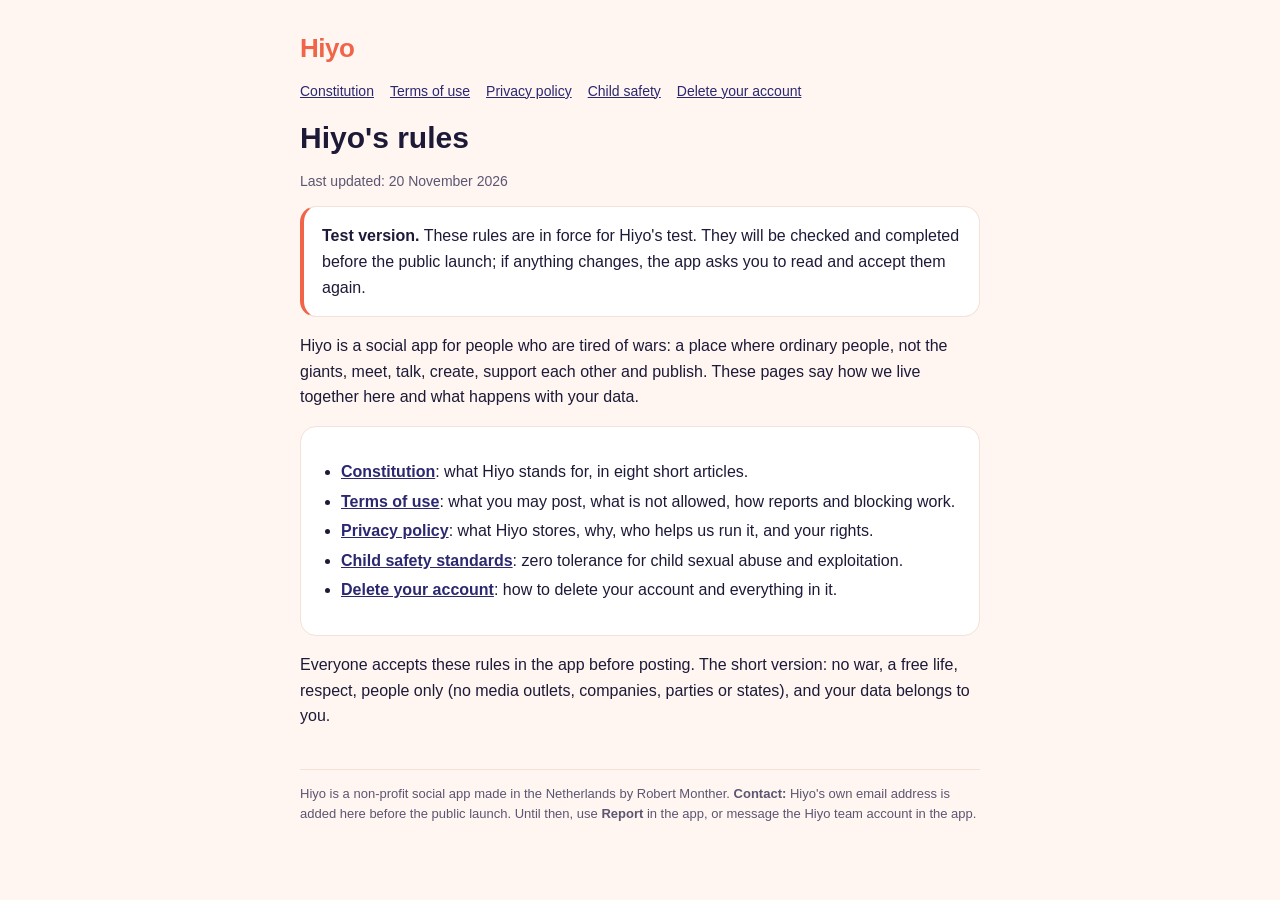
<file: legal/index.html>
<!DOCTYPE html>
<html lang="en"><head><meta charset="utf-8"><meta name="viewport" content="width=device-width, initial-scale=1">
<title>Hiyo's rules · Hiyo</title><meta name="description" content="Hiyo's rules for Hiyo, the social app for people tired of wars.">
<link rel="stylesheet" href="_style.css"></head>
<body><main>
<header><a class="home" href="../">Hiyo</a><nav class="docs"><a href="constitution.html">Constitution</a><a href="terms.html">Terms of use</a><a href="privacy.html">Privacy policy</a><a href="child-safety.html">Child safety</a><a href="delete-account.html">Delete your account</a></nav></header>
<h1>Hiyo's rules</h1>
<p class="muted">Last updated: 20 November 2026</p>

<div class="card note"><b>Test version.</b> These rules are in force for Hiyo's test. They will be checked and completed before the public launch; if anything changes, the app asks you to read and accept them again.</div>

<p>Hiyo is a social app for people who are tired of wars: a place where ordinary people, not the giants, meet, talk,
create, support each other and publish. These pages say how we live together here and what happens with your data.</p>
<div class="card">
<ul>
<li><a href="constitution.html"><b>Constitution</b></a>: what Hiyo stands for, in eight short articles.</li>
<li><a href="terms.html"><b>Terms of use</b></a>: what you may post, what is not allowed, how reports and blocking work.</li>
<li><a href="privacy.html"><b>Privacy policy</b></a>: what Hiyo stores, why, who helps us run it, and your rights.</li>
<li><a href="child-safety.html"><b>Child safety standards</b></a>: zero tolerance for child sexual abuse and exploitation.</li>
<li><a href="delete-account.html"><b>Delete your account</b></a>: how to delete your account and everything in it.</li>
</ul></div>
<p>Everyone accepts these rules in the app before posting. The short version: no war, a free life, respect, people
only (no media outlets, companies, parties or states), and your data belongs to you.</p>

<footer>Hiyo is a non-profit social app made in the Netherlands by Robert Monther. <b>Contact:</b> Hiyo's own email address is added here before the public launch. Until then, use <b>Report</b> in the app, or message the Hiyo team account in the app.</footer>
</main></body></html>
</file>
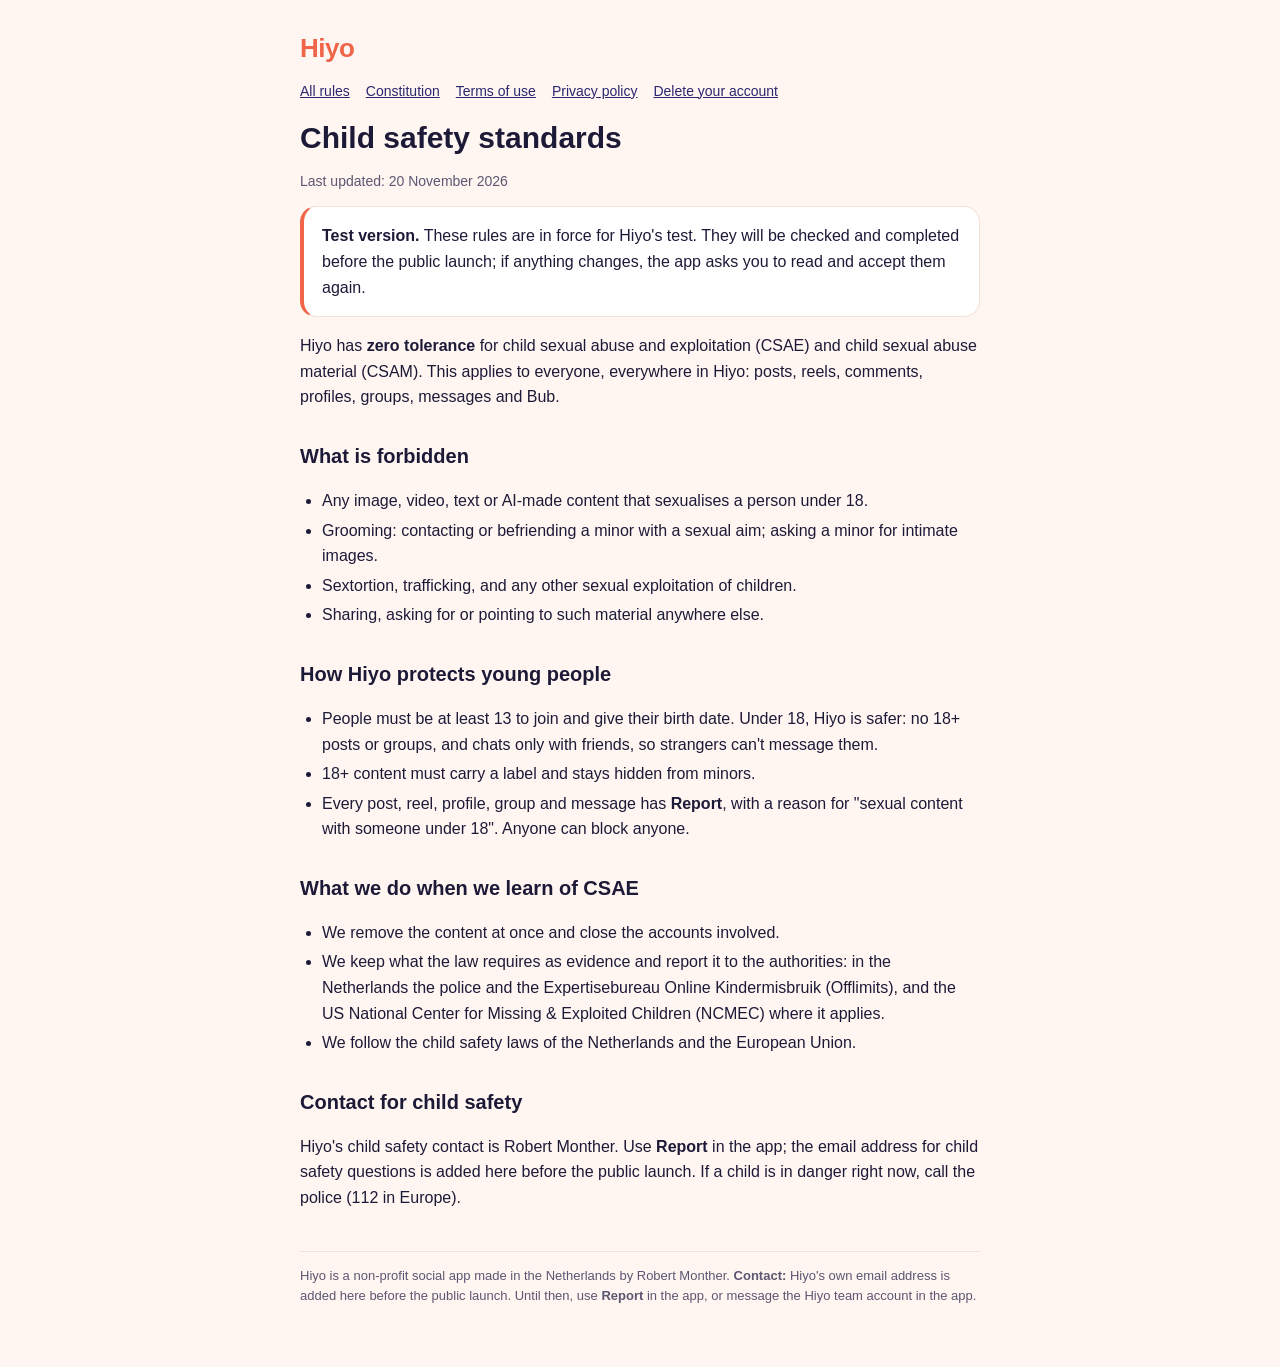
<file: legal/child-safety.html>
<!DOCTYPE html>
<html lang="en"><head><meta charset="utf-8"><meta name="viewport" content="width=device-width, initial-scale=1">
<title>Child safety standards · Hiyo</title><meta name="description" content="Child safety standards for Hiyo, the social app for people tired of wars.">
<link rel="stylesheet" href="_style.css"></head>
<body><main>
<header><a class="home" href="../">Hiyo</a><nav class="docs"><a href="index.html">All rules</a><a href="constitution.html">Constitution</a><a href="terms.html">Terms of use</a><a href="privacy.html">Privacy policy</a><a href="delete-account.html">Delete your account</a></nav></header>
<h1>Child safety standards</h1>
<p class="muted">Last updated: 20 November 2026</p>

<div class="card note"><b>Test version.</b> These rules are in force for Hiyo's test. They will be checked and completed before the public launch; if anything changes, the app asks you to read and accept them again.</div>

<p>Hiyo has <b>zero tolerance</b> for child sexual abuse and exploitation (CSAE) and child sexual abuse material (CSAM).
This applies to everyone, everywhere in Hiyo: posts, reels, comments, profiles, groups, messages and Bub.</p>
<h2>What is forbidden</h2>
<ul>
<li>Any image, video, text or AI-made content that sexualises a person under 18.</li>
<li>Grooming: contacting or befriending a minor with a sexual aim; asking a minor for intimate images.</li>
<li>Sextortion, trafficking, and any other sexual exploitation of children.</li>
<li>Sharing, asking for or pointing to such material anywhere else.</li>
</ul>
<h2>How Hiyo protects young people</h2>
<ul>
<li>People must be at least 13 to join and give their birth date. Under 18, Hiyo is safer: no 18+ posts or groups, and
chats only with friends, so strangers can't message them.</li>
<li>18+ content must carry a label and stays hidden from minors.</li>
<li>Every post, reel, profile, group and message has <b>Report</b>, with a reason for "sexual content with someone under 18".
Anyone can block anyone.</li>
</ul>
<h2>What we do when we learn of CSAE</h2>
<ul>
<li>We remove the content at once and close the accounts involved.</li>
<li>We keep what the law requires as evidence and report it to the authorities: in the Netherlands the police and the
Expertisebureau Online Kindermisbruik (Offlimits), and the US National Center for Missing &amp; Exploited Children (NCMEC)
where it applies.</li>
<li>We follow the child safety laws of the Netherlands and the European Union.</li>
</ul>
<h2>Contact for child safety</h2>
<p>Hiyo's child safety contact is Robert Monther. Use <b>Report</b> in the app; the email address for child safety
questions is added here before the public launch. If a child is in danger right now, call the police (112 in Europe).</p>

<footer>Hiyo is a non-profit social app made in the Netherlands by Robert Monther. <b>Contact:</b> Hiyo's own email address is added here before the public launch. Until then, use <b>Report</b> in the app, or message the Hiyo team account in the app.</footer>
</main></body></html>
</file>
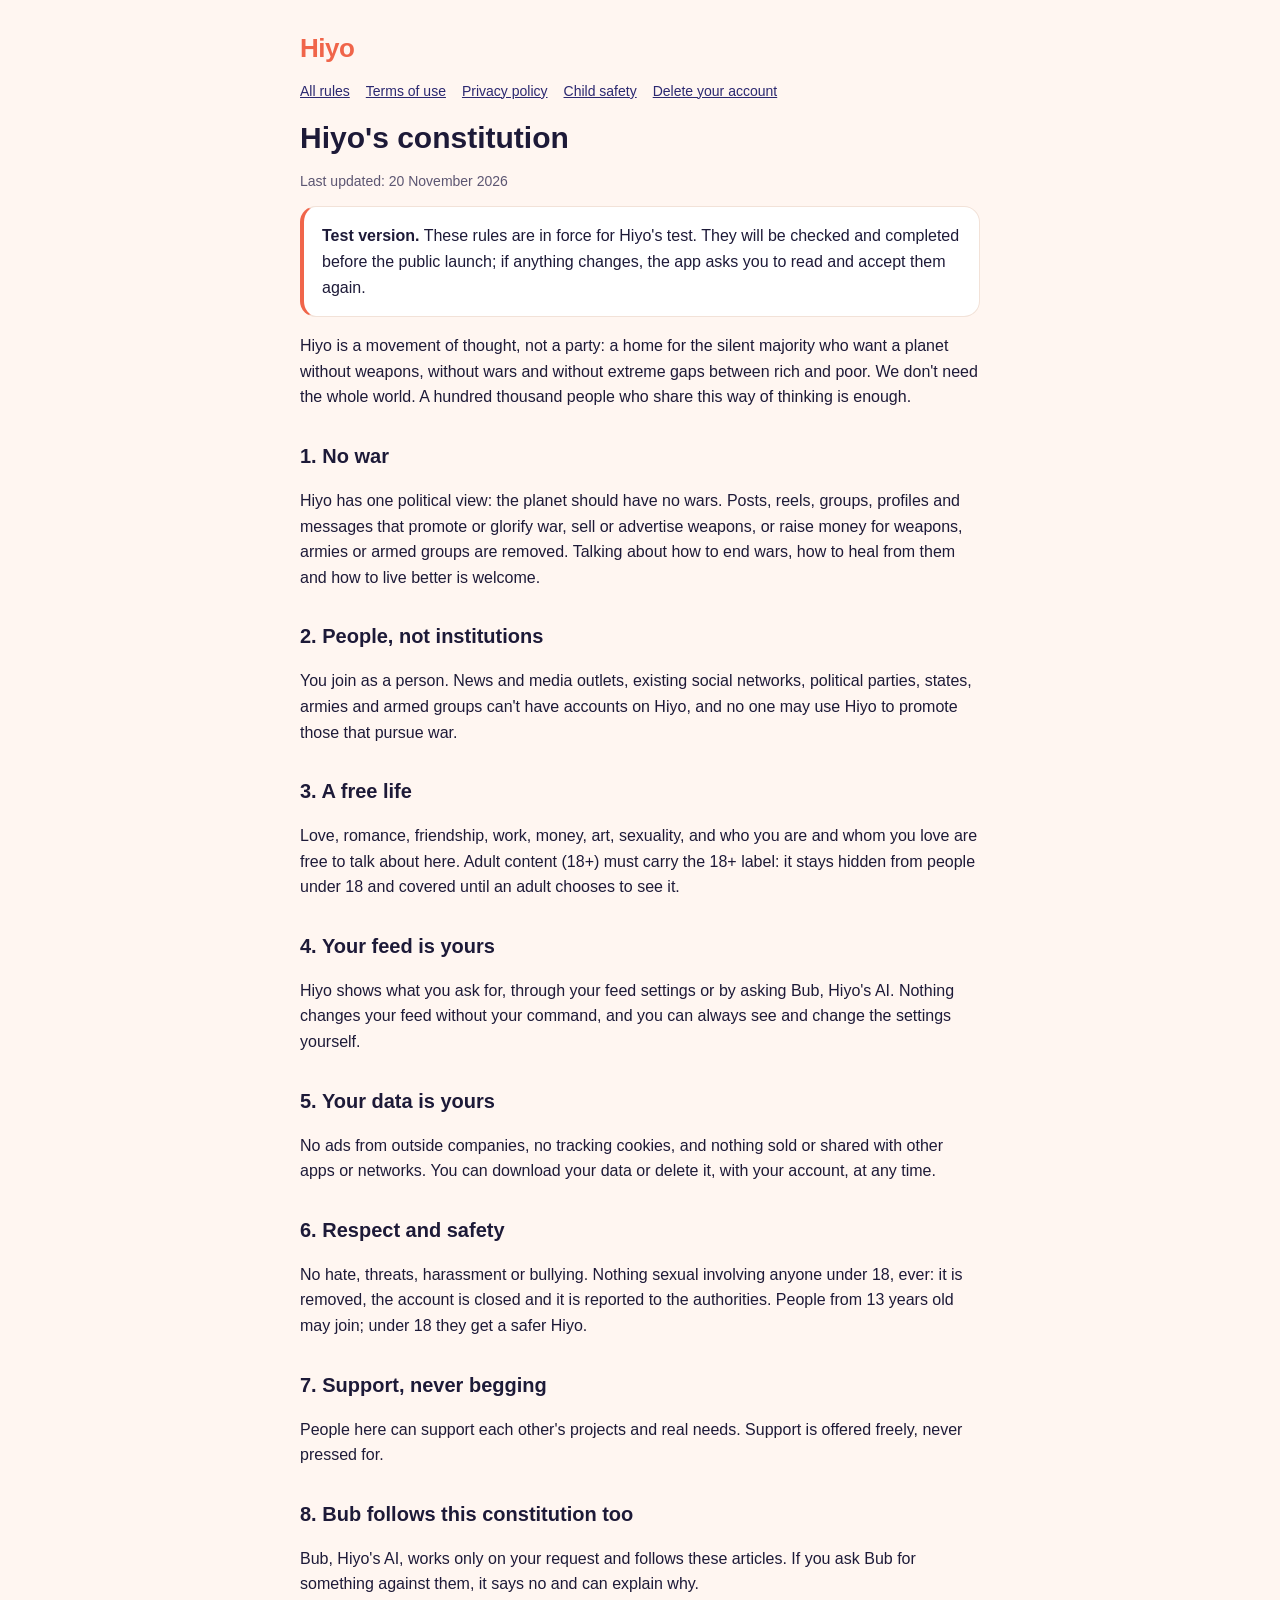
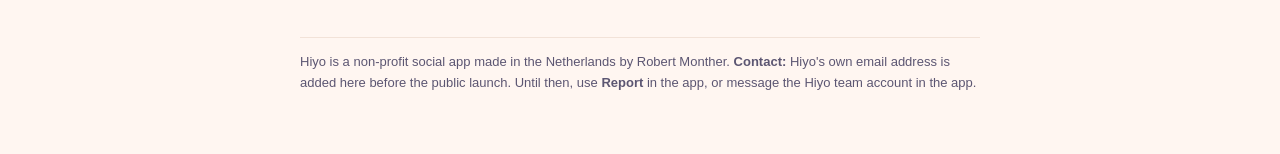
<file: legal/constitution.html>
<!DOCTYPE html>
<html lang="en"><head><meta charset="utf-8"><meta name="viewport" content="width=device-width, initial-scale=1">
<title>Hiyo's constitution · Hiyo</title><meta name="description" content="Hiyo's constitution for Hiyo, the social app for people tired of wars.">
<link rel="stylesheet" href="_style.css"></head>
<body><main>
<header><a class="home" href="../">Hiyo</a><nav class="docs"><a href="index.html">All rules</a><a href="terms.html">Terms of use</a><a href="privacy.html">Privacy policy</a><a href="child-safety.html">Child safety</a><a href="delete-account.html">Delete your account</a></nav></header>
<h1>Hiyo's constitution</h1>
<p class="muted">Last updated: 20 November 2026</p>

<div class="card note"><b>Test version.</b> These rules are in force for Hiyo's test. They will be checked and completed before the public launch; if anything changes, the app asks you to read and accept them again.</div>

<p>Hiyo is a movement of thought, not a party: a home for the silent majority who want a planet without weapons,
without wars and without extreme gaps between rich and poor. We don't need the whole world. A hundred thousand
people who share this way of thinking is enough.</p>
<h2>1. No war</h2>
<p>Hiyo has one political view: the planet should have no wars. Posts, reels, groups, profiles and messages that
promote or glorify war, sell or advertise weapons, or raise money for weapons, armies or armed groups are removed.
Talking about how to end wars, how to heal from them and how to live better is welcome.</p>
<h2>2. People, not institutions</h2>
<p>You join as a person. News and media outlets, existing social networks, political parties, states, armies and
armed groups can't have accounts on Hiyo, and no one may use Hiyo to promote those that pursue war.</p>
<h2>3. A free life</h2>
<p>Love, romance, friendship, work, money, art, sexuality, and who you are and whom you love are free to talk about
here. Adult content (18+) must carry the 18+ label: it stays hidden from people under 18 and covered until an adult
chooses to see it.</p>
<h2>4. Your feed is yours</h2>
<p>Hiyo shows what you ask for, through your feed settings or by asking Bub, Hiyo's AI. Nothing changes your feed
without your command, and you can always see and change the settings yourself.</p>
<h2>5. Your data is yours</h2>
<p>No ads from outside companies, no tracking cookies, and nothing sold or shared with other apps or networks. You can
download your data or delete it, with your account, at any time.</p>
<h2>6. Respect and safety</h2>
<p>No hate, threats, harassment or bullying. Nothing sexual involving anyone under 18, ever: it is removed, the account
is closed and it is reported to the authorities. People from 13 years old may join; under 18 they get a safer Hiyo.</p>
<h2>7. Support, never begging</h2>
<p>People here can support each other's projects and real needs. Support is offered freely, never pressed for.</p>
<h2>8. Bub follows this constitution too</h2>
<p>Bub, Hiyo's AI, works only on your request and follows these articles. If you ask Bub for something against them,
it says no and can explain why.</p>

<footer>Hiyo is a non-profit social app made in the Netherlands by Robert Monther. <b>Contact:</b> Hiyo's own email address is added here before the public launch. Until then, use <b>Report</b> in the app, or message the Hiyo team account in the app.</footer>
</main></body></html>
</file>
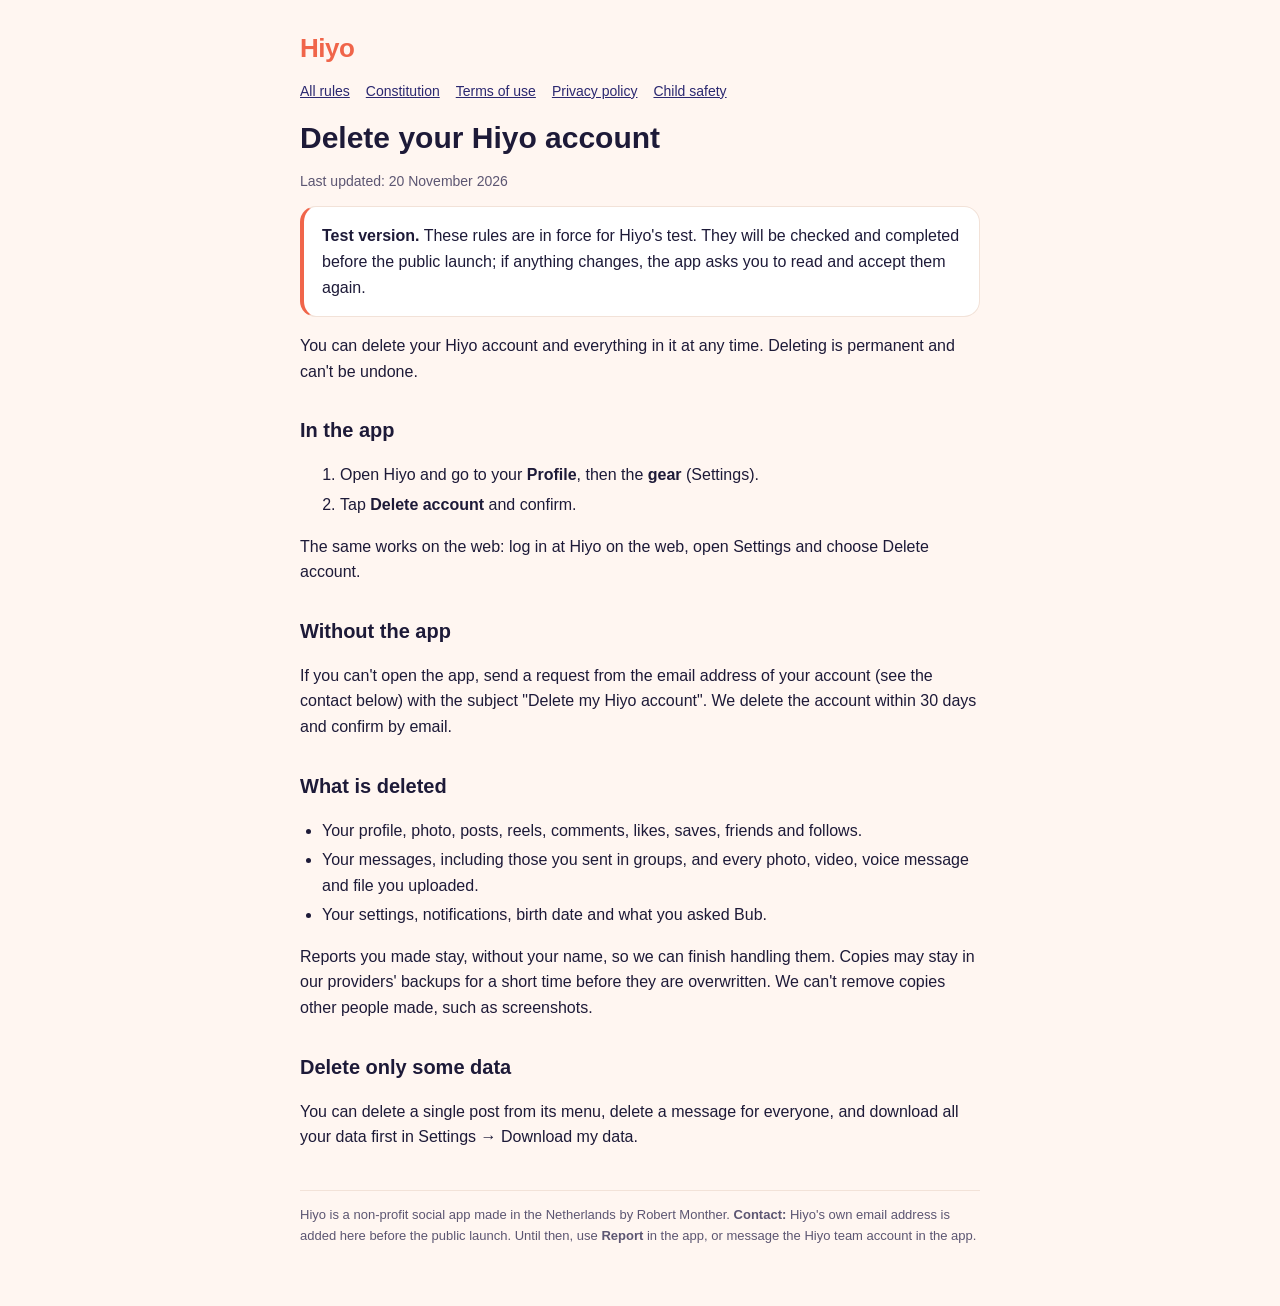
<file: legal/delete-account.html>
<!DOCTYPE html>
<html lang="en"><head><meta charset="utf-8"><meta name="viewport" content="width=device-width, initial-scale=1">
<title>Delete your Hiyo account · Hiyo</title><meta name="description" content="Delete your Hiyo account for Hiyo, the social app for people tired of wars.">
<link rel="stylesheet" href="_style.css"></head>
<body><main>
<header><a class="home" href="../">Hiyo</a><nav class="docs"><a href="index.html">All rules</a><a href="constitution.html">Constitution</a><a href="terms.html">Terms of use</a><a href="privacy.html">Privacy policy</a><a href="child-safety.html">Child safety</a></nav></header>
<h1>Delete your Hiyo account</h1>
<p class="muted">Last updated: 20 November 2026</p>

<div class="card note"><b>Test version.</b> These rules are in force for Hiyo's test. They will be checked and completed before the public launch; if anything changes, the app asks you to read and accept them again.</div>

<p>You can delete your Hiyo account and everything in it at any time. Deleting is permanent and can't be undone.</p>
<h2>In the app</h2>
<ol>
<li>Open Hiyo and go to your <b>Profile</b>, then the <b>gear</b> (Settings).</li>
<li>Tap <b>Delete account</b> and confirm.</li>
</ol>
<p>The same works on the web: log in at Hiyo on the web, open Settings and choose Delete account.</p>
<h2>Without the app</h2>
<p>If you can't open the app, send a request from the email address of your account (see the contact below) with the
subject "Delete my Hiyo account". We delete the account within 30 days and confirm by email.</p>
<h2>What is deleted</h2>
<ul>
<li>Your profile, photo, posts, reels, comments, likes, saves, friends and follows.</li>
<li>Your messages, including those you sent in groups, and every photo, video, voice message and file you uploaded.</li>
<li>Your settings, notifications, birth date and what you asked Bub.</li>
</ul>
<p>Reports you made stay, without your name, so we can finish handling them. Copies may stay in our providers' backups
for a short time before they are overwritten. We can't remove copies other people made, such as screenshots.</p>
<h2>Delete only some data</h2>
<p>You can delete a single post from its menu, delete a message for everyone, and download all your data first in
Settings → Download my data.</p>

<footer>Hiyo is a non-profit social app made in the Netherlands by Robert Monther. <b>Contact:</b> Hiyo's own email address is added here before the public launch. Until then, use <b>Report</b> in the app, or message the Hiyo team account in the app.</footer>
</main></body></html>
</file>
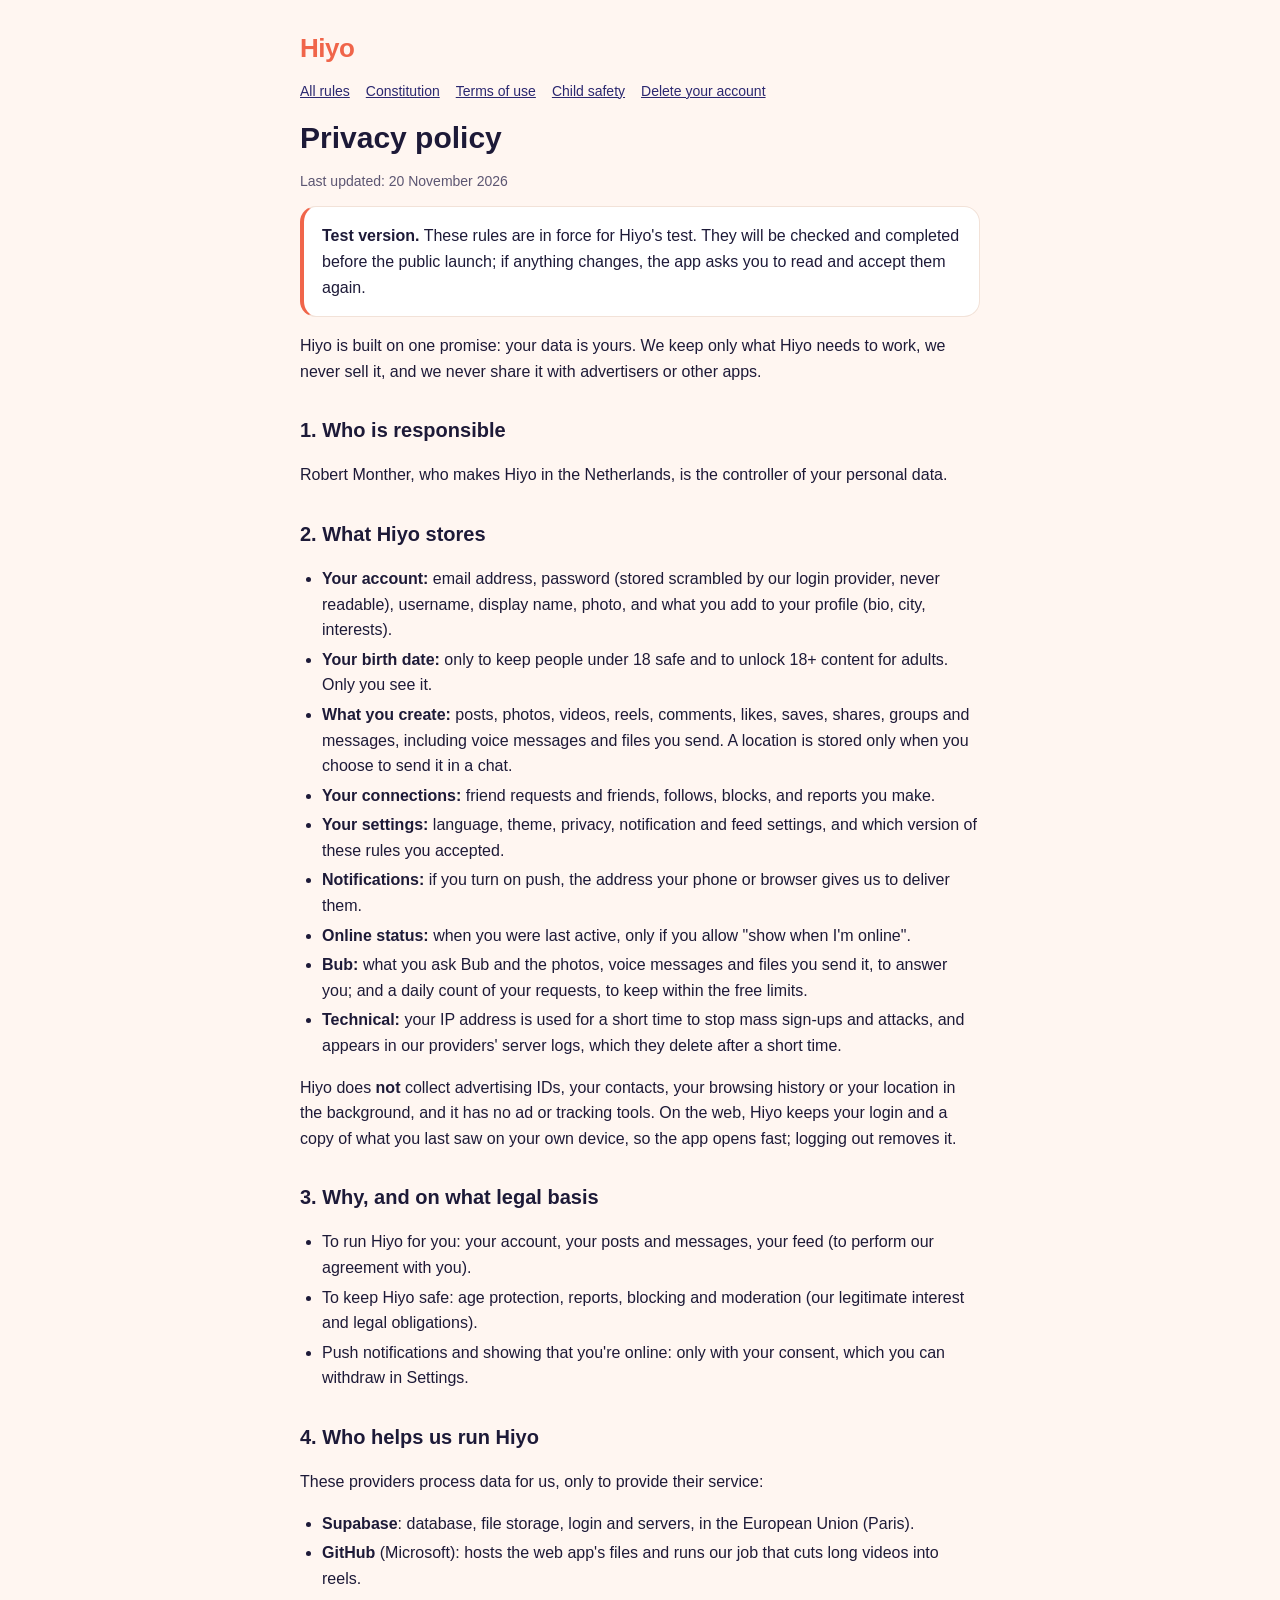
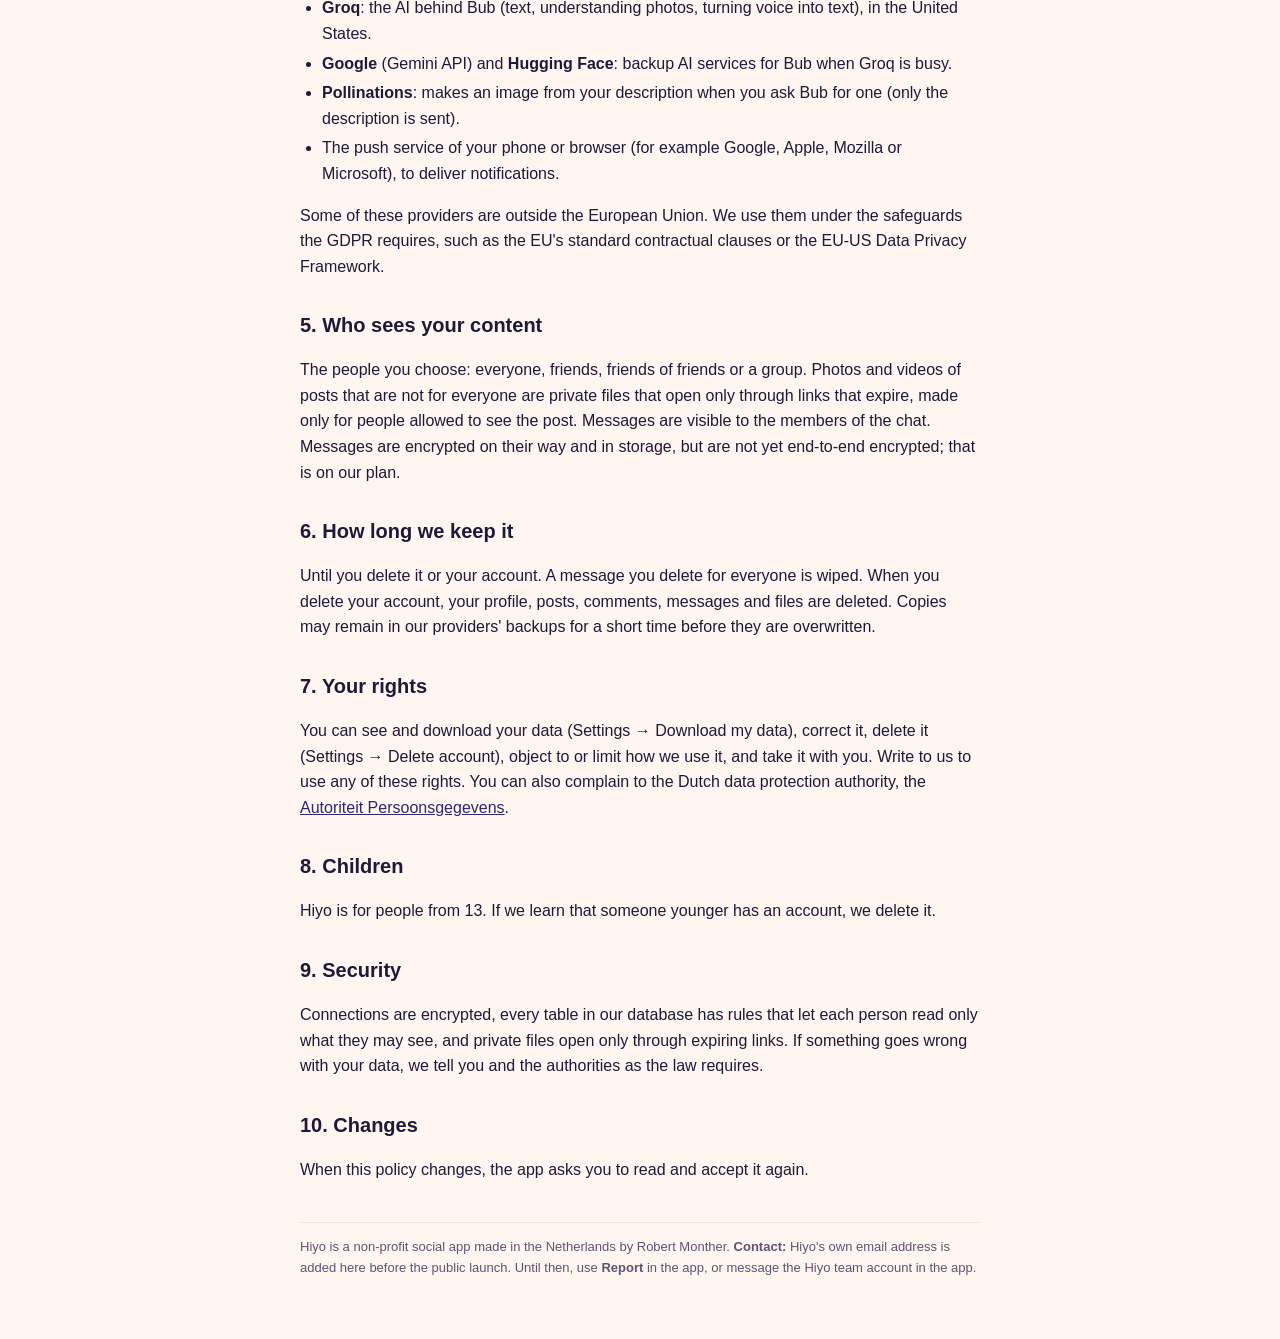
<file: legal/privacy.html>
<!DOCTYPE html>
<html lang="en"><head><meta charset="utf-8"><meta name="viewport" content="width=device-width, initial-scale=1">
<title>Privacy policy · Hiyo</title><meta name="description" content="Privacy policy for Hiyo, the social app for people tired of wars.">
<link rel="stylesheet" href="_style.css"></head>
<body><main>
<header><a class="home" href="../">Hiyo</a><nav class="docs"><a href="index.html">All rules</a><a href="constitution.html">Constitution</a><a href="terms.html">Terms of use</a><a href="child-safety.html">Child safety</a><a href="delete-account.html">Delete your account</a></nav></header>
<h1>Privacy policy</h1>
<p class="muted">Last updated: 20 November 2026</p>

<div class="card note"><b>Test version.</b> These rules are in force for Hiyo's test. They will be checked and completed before the public launch; if anything changes, the app asks you to read and accept them again.</div>

<p>Hiyo is built on one promise: your data is yours. We keep only what Hiyo needs to work, we never sell it, and we
never share it with advertisers or other apps.</p>
<h2>1. Who is responsible</h2>
<p>Robert Monther, who makes Hiyo in the Netherlands, is the controller of your personal data.</p>
<h2>2. What Hiyo stores</h2>
<ul>
<li><b>Your account:</b> email address, password (stored scrambled by our login provider, never readable), username,
display name, photo, and what you add to your profile (bio, city, interests).</li>
<li><b>Your birth date:</b> only to keep people under 18 safe and to unlock 18+ content for adults. Only you see it.</li>
<li><b>What you create:</b> posts, photos, videos, reels, comments, likes, saves, shares, groups and messages, including
voice messages and files you send. A location is stored only when you choose to send it in a chat.</li>
<li><b>Your connections:</b> friend requests and friends, follows, blocks, and reports you make.</li>
<li><b>Your settings:</b> language, theme, privacy, notification and feed settings, and which version of these rules you accepted.</li>
<li><b>Notifications:</b> if you turn on push, the address your phone or browser gives us to deliver them.</li>
<li><b>Online status:</b> when you were last active, only if you allow "show when I'm online".</li>
<li><b>Bub:</b> what you ask Bub and the photos, voice messages and files you send it, to answer you; and a daily count
of your requests, to keep within the free limits.</li>
<li><b>Technical:</b> your IP address is used for a short time to stop mass sign-ups and attacks, and appears in our
providers' server logs, which they delete after a short time.</li>
</ul>
<p>Hiyo does <b>not</b> collect advertising IDs, your contacts, your browsing history or your location in the background,
and it has no ad or tracking tools. On the web, Hiyo keeps your login and a copy of what you last saw on your own
device, so the app opens fast; logging out removes it.</p>
<h2>3. Why, and on what legal basis</h2>
<ul>
<li>To run Hiyo for you: your account, your posts and messages, your feed (to perform our agreement with you).</li>
<li>To keep Hiyo safe: age protection, reports, blocking and moderation (our legitimate interest and legal obligations).</li>
<li>Push notifications and showing that you're online: only with your consent, which you can withdraw in Settings.</li>
</ul>
<h2>4. Who helps us run Hiyo</h2>
<p>These providers process data for us, only to provide their service:</p>
<ul>
<li><b>Supabase</b>: database, file storage, login and servers, in the European Union (Paris).</li>
<li><b>GitHub</b> (Microsoft): hosts the web app's files and runs our job that cuts long videos into reels.</li>
<li><b>Groq</b>: the AI behind Bub (text, understanding photos, turning voice into text), in the United States.</li>
<li><b>Google</b> (Gemini API) and <b>Hugging Face</b>: backup AI services for Bub when Groq is busy.</li>
<li><b>Pollinations</b>: makes an image from your description when you ask Bub for one (only the description is sent).</li>
<li>The push service of your phone or browser (for example Google, Apple, Mozilla or Microsoft), to deliver notifications.</li>
</ul>
<p>Some of these providers are outside the European Union. We use them under the safeguards the GDPR requires, such as
the EU's standard contractual clauses or the EU-US Data Privacy Framework.</p>
<h2>5. Who sees your content</h2>
<p>The people you choose: everyone, friends, friends of friends or a group. Photos and videos of posts that are not for
everyone are private files that open only through links that expire, made only for people allowed to see the post.
Messages are visible to the members of the chat. Messages are encrypted on their way and in storage, but are not
yet end-to-end encrypted; that is on our plan.</p>
<h2>6. How long we keep it</h2>
<p>Until you delete it or your account. A message you delete for everyone is wiped. When you delete your account, your
profile, posts, comments, messages and files are deleted. Copies may remain in our providers' backups for a short time
before they are overwritten.</p>
<h2>7. Your rights</h2>
<p>You can see and download your data (Settings → Download my data), correct it, delete it (Settings → Delete account),
object to or limit how we use it, and take it with you. Write to us to use any of these rights. You can also complain
to the Dutch data protection authority, the <a href="https://autoriteitpersoonsgegevens.nl">Autoriteit Persoonsgegevens</a>.</p>
<h2>8. Children</h2>
<p>Hiyo is for people from 13. If we learn that someone younger has an account, we delete it.</p>
<h2>9. Security</h2>
<p>Connections are encrypted, every table in our database has rules that let each person read only what they may see,
and private files open only through expiring links. If something goes wrong with your data, we tell you and the
authorities as the law requires.</p>
<h2>10. Changes</h2>
<p>When this policy changes, the app asks you to read and accept it again.</p>

<footer>Hiyo is a non-profit social app made in the Netherlands by Robert Monther. <b>Contact:</b> Hiyo's own email address is added here before the public launch. Until then, use <b>Report</b> in the app, or message the Hiyo team account in the app.</footer>
</main></body></html>
</file>
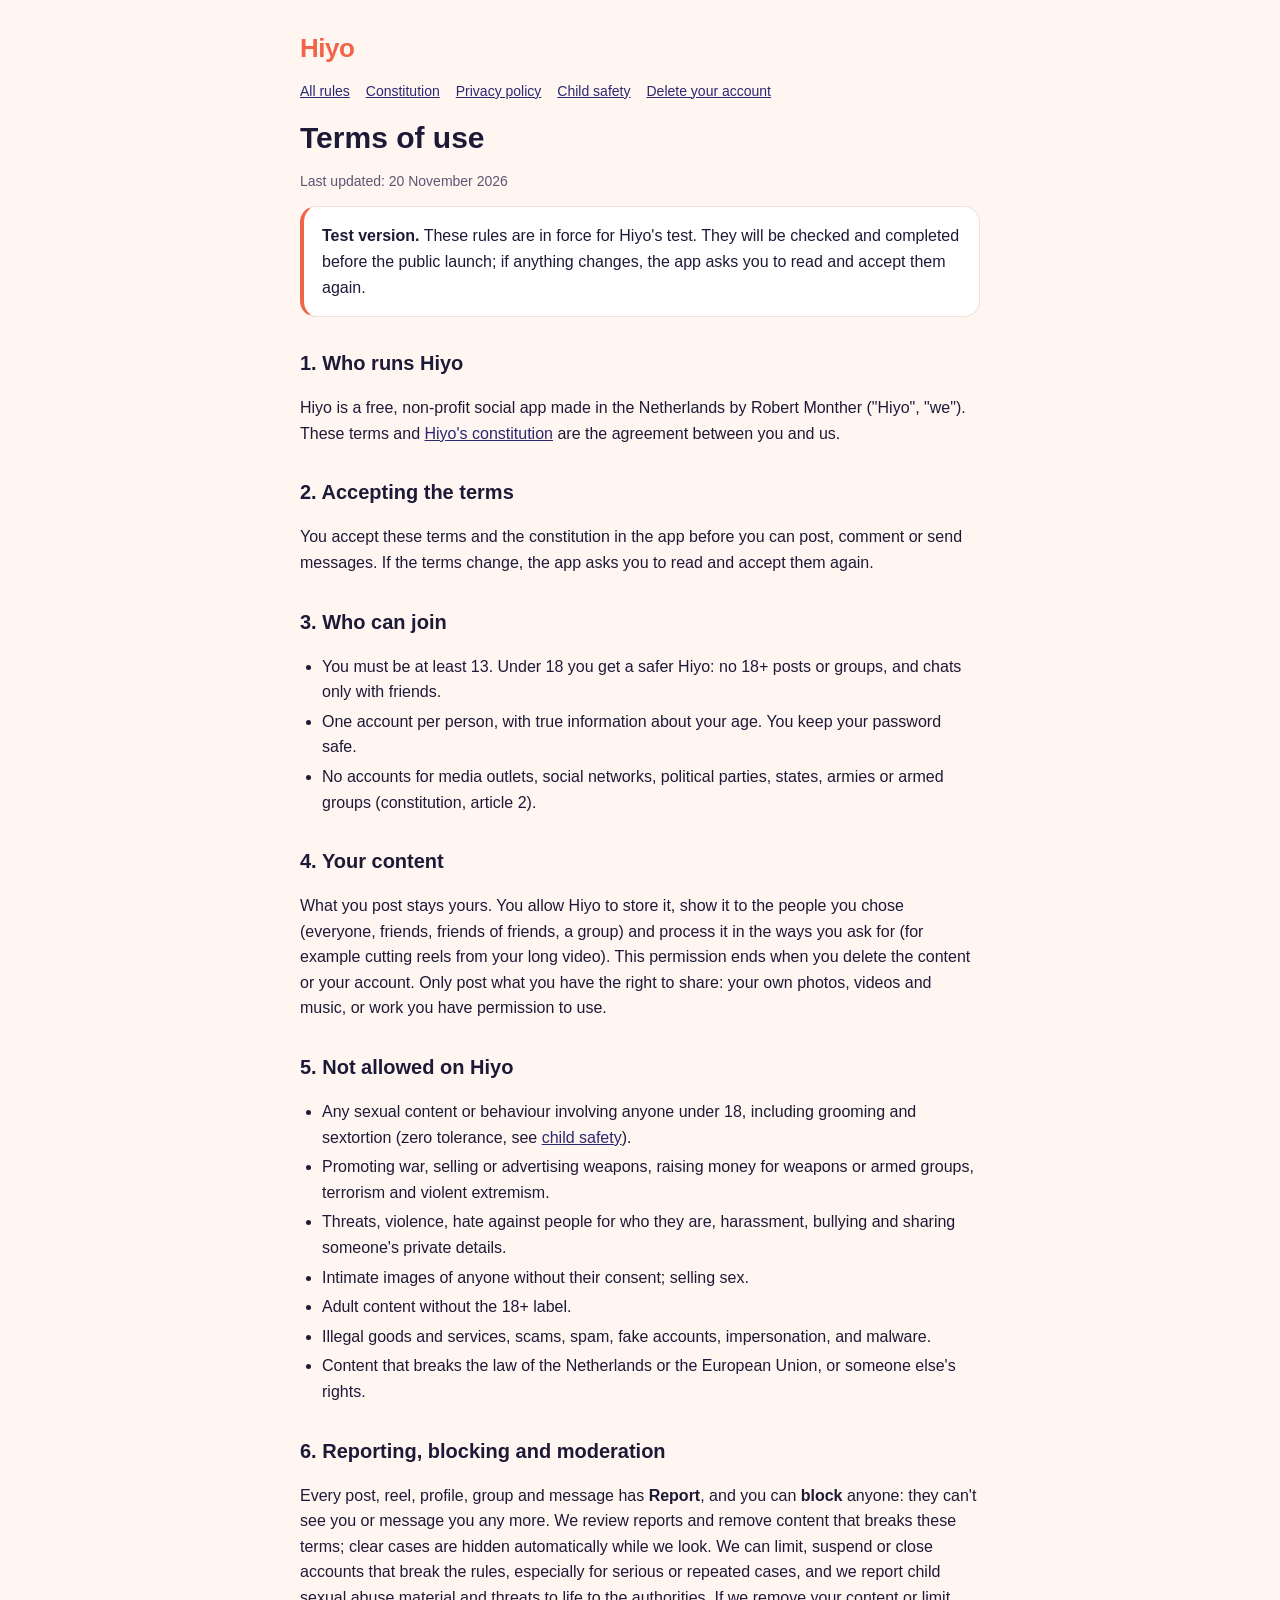
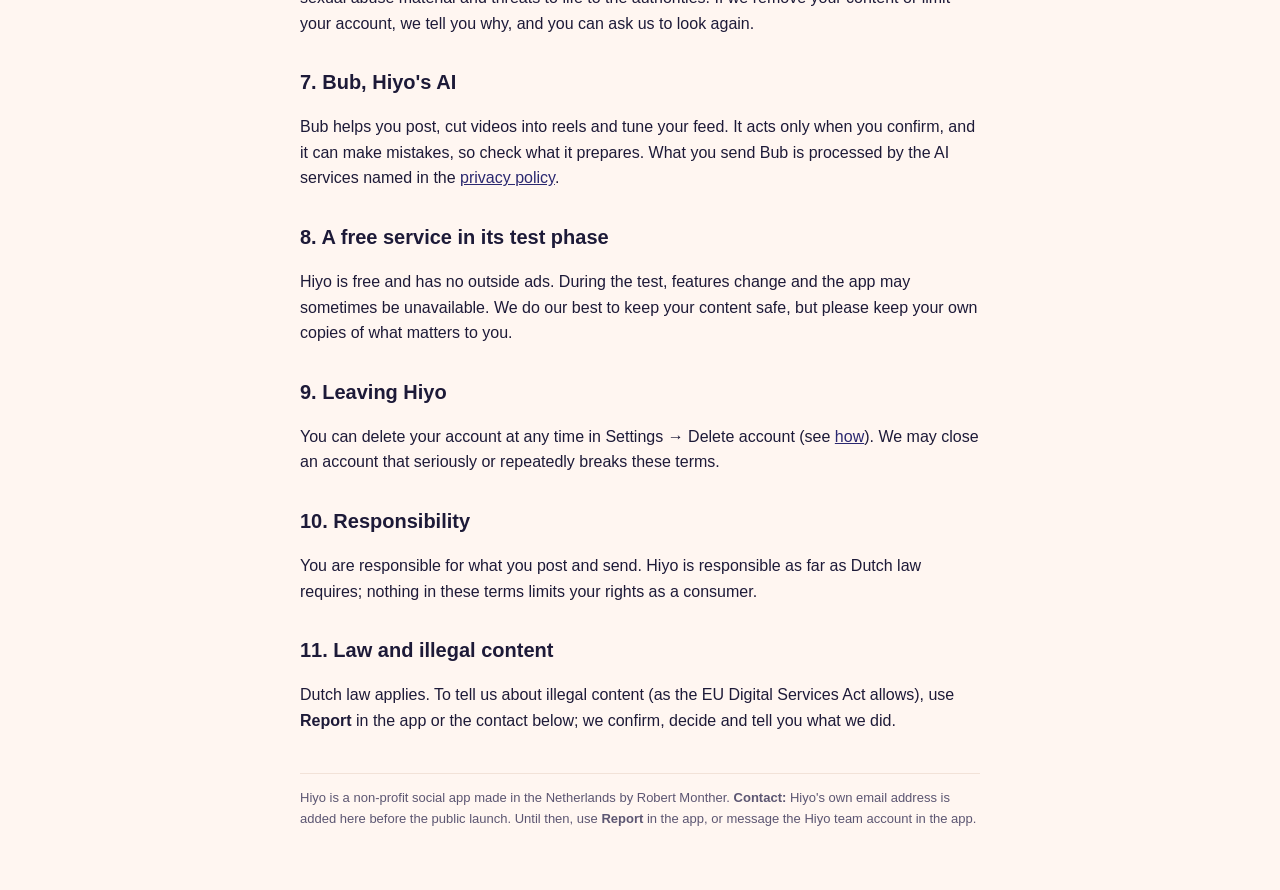
<file: legal/terms.html>
<!DOCTYPE html>
<html lang="en"><head><meta charset="utf-8"><meta name="viewport" content="width=device-width, initial-scale=1">
<title>Terms of use · Hiyo</title><meta name="description" content="Terms of use for Hiyo, the social app for people tired of wars.">
<link rel="stylesheet" href="_style.css"></head>
<body><main>
<header><a class="home" href="../">Hiyo</a><nav class="docs"><a href="index.html">All rules</a><a href="constitution.html">Constitution</a><a href="privacy.html">Privacy policy</a><a href="child-safety.html">Child safety</a><a href="delete-account.html">Delete your account</a></nav></header>
<h1>Terms of use</h1>
<p class="muted">Last updated: 20 November 2026</p>

<div class="card note"><b>Test version.</b> These rules are in force for Hiyo's test. They will be checked and completed before the public launch; if anything changes, the app asks you to read and accept them again.</div>

<h2>1. Who runs Hiyo</h2>
<p>Hiyo is a free, non-profit social app made in the Netherlands by Robert Monther ("Hiyo", "we"). These terms and
<a href="constitution.html">Hiyo's constitution</a> are the agreement between you and us.</p>
<h2>2. Accepting the terms</h2>
<p>You accept these terms and the constitution in the app before you can post, comment or send messages. If the terms
change, the app asks you to read and accept them again.</p>
<h2>3. Who can join</h2>
<ul>
<li>You must be at least 13. Under 18 you get a safer Hiyo: no 18+ posts or groups, and chats only with friends.</li>
<li>One account per person, with true information about your age. You keep your password safe.</li>
<li>No accounts for media outlets, social networks, political parties, states, armies or armed groups (constitution, article 2).</li>
</ul>
<h2>4. Your content</h2>
<p>What you post stays yours. You allow Hiyo to store it, show it to the people you chose (everyone, friends, friends
of friends, a group) and process it in the ways you ask for (for example cutting reels from your long video). This
permission ends when you delete the content or your account. Only post what you have the right to share: your own
photos, videos and music, or work you have permission to use.</p>
<h2>5. Not allowed on Hiyo</h2>
<ul>
<li>Any sexual content or behaviour involving anyone under 18, including grooming and sextortion (zero tolerance, see <a href="child-safety.html">child safety</a>).</li>
<li>Promoting war, selling or advertising weapons, raising money for weapons or armed groups, terrorism and violent extremism.</li>
<li>Threats, violence, hate against people for who they are, harassment, bullying and sharing someone's private details.</li>
<li>Intimate images of anyone without their consent; selling sex.</li>
<li>Adult content without the 18+ label.</li>
<li>Illegal goods and services, scams, spam, fake accounts, impersonation, and malware.</li>
<li>Content that breaks the law of the Netherlands or the European Union, or someone else's rights.</li>
</ul>
<h2>6. Reporting, blocking and moderation</h2>
<p>Every post, reel, profile, group and message has <b>Report</b>, and you can <b>block</b> anyone: they can't see you or
message you any more. We review reports and remove content that breaks these terms; clear cases are hidden
automatically while we look. We can limit, suspend or close accounts that break the rules, especially for serious or
repeated cases, and we report child sexual abuse material and threats to life to the authorities. If we remove your
content or limit your account, we tell you why, and you can ask us to look again.</p>
<h2>7. Bub, Hiyo's AI</h2>
<p>Bub helps you post, cut videos into reels and tune your feed. It acts only when you confirm, and it can make
mistakes, so check what it prepares. What you send Bub is processed by the AI services named in the
<a href="privacy.html">privacy policy</a>.</p>
<h2>8. A free service in its test phase</h2>
<p>Hiyo is free and has no outside ads. During the test, features change and the app may sometimes be unavailable.
We do our best to keep your content safe, but please keep your own copies of what matters to you.</p>
<h2>9. Leaving Hiyo</h2>
<p>You can delete your account at any time in Settings → Delete account (see <a href="delete-account.html">how</a>).
We may close an account that seriously or repeatedly breaks these terms.</p>
<h2>10. Responsibility</h2>
<p>You are responsible for what you post and send. Hiyo is responsible as far as Dutch law requires; nothing in these
terms limits your rights as a consumer.</p>
<h2>11. Law and illegal content</h2>
<p>Dutch law applies. To tell us about illegal content (as the EU Digital Services Act allows), use <b>Report</b> in the
app or the contact below; we confirm, decide and tell you what we did.</p>

<footer>Hiyo is a non-profit social app made in the Netherlands by Robert Monther. <b>Contact:</b> Hiyo's own email address is added here before the public launch. Until then, use <b>Report</b> in the app, or message the Hiyo team account in the app.</footer>
</main></body></html>
</file>
<file: legal/_style.css>
:root { --bg:#FFF6F1; --surf:#FFFFFF; --line:#F2E2D8; --text:#1D1A38; --text2:#5C5672; --acc:#2B2870; --brand:#F0654A; }
@media (prefers-color-scheme: dark) { :root { --bg:#14122A; --surf:#1D1A38; --line:#332E58; --text:#F7F1EC; --text2:#B3ADC8; --acc:#FF8D6E; --brand:#FF8D6E; } }
* { box-sizing: border-box; }
body { margin: 0; background: var(--bg); color: var(--text); font: 16px/1.6 -apple-system, BlinkMacSystemFont, "Segoe UI", Roboto, Inter, sans-serif; }
main { max-width: 720px; margin: 0 auto; padding: 28px 20px 60px; }
header a.home { color: var(--brand); font-weight: 800; font-size: 26px; text-decoration: none; letter-spacing: -0.5px; }
h1 { font-size: 30px; line-height: 1.2; margin: 18px 0 6px; }
h2 { font-size: 20px; margin: 30px 0 8px; }
p, li { color: var(--text); } .muted { color: var(--text2); font-size: 14px; }
a { color: var(--acc); }
ul { padding-left: 22px; } li { margin: 4px 0; }
.card { background: var(--surf); border: 1px solid var(--line); border-radius: 16px; padding: 16px 18px; margin: 14px 0; }
.note { border-left: 4px solid var(--brand); }
nav.docs { display: flex; flex-wrap: wrap; gap: 8px 16px; margin: 10px 0 0; font-size: 14px; }
footer { margin-top: 40px; font-size: 13px; color: var(--text2); border-top: 1px solid var(--line); padding-top: 14px; }
</file>
